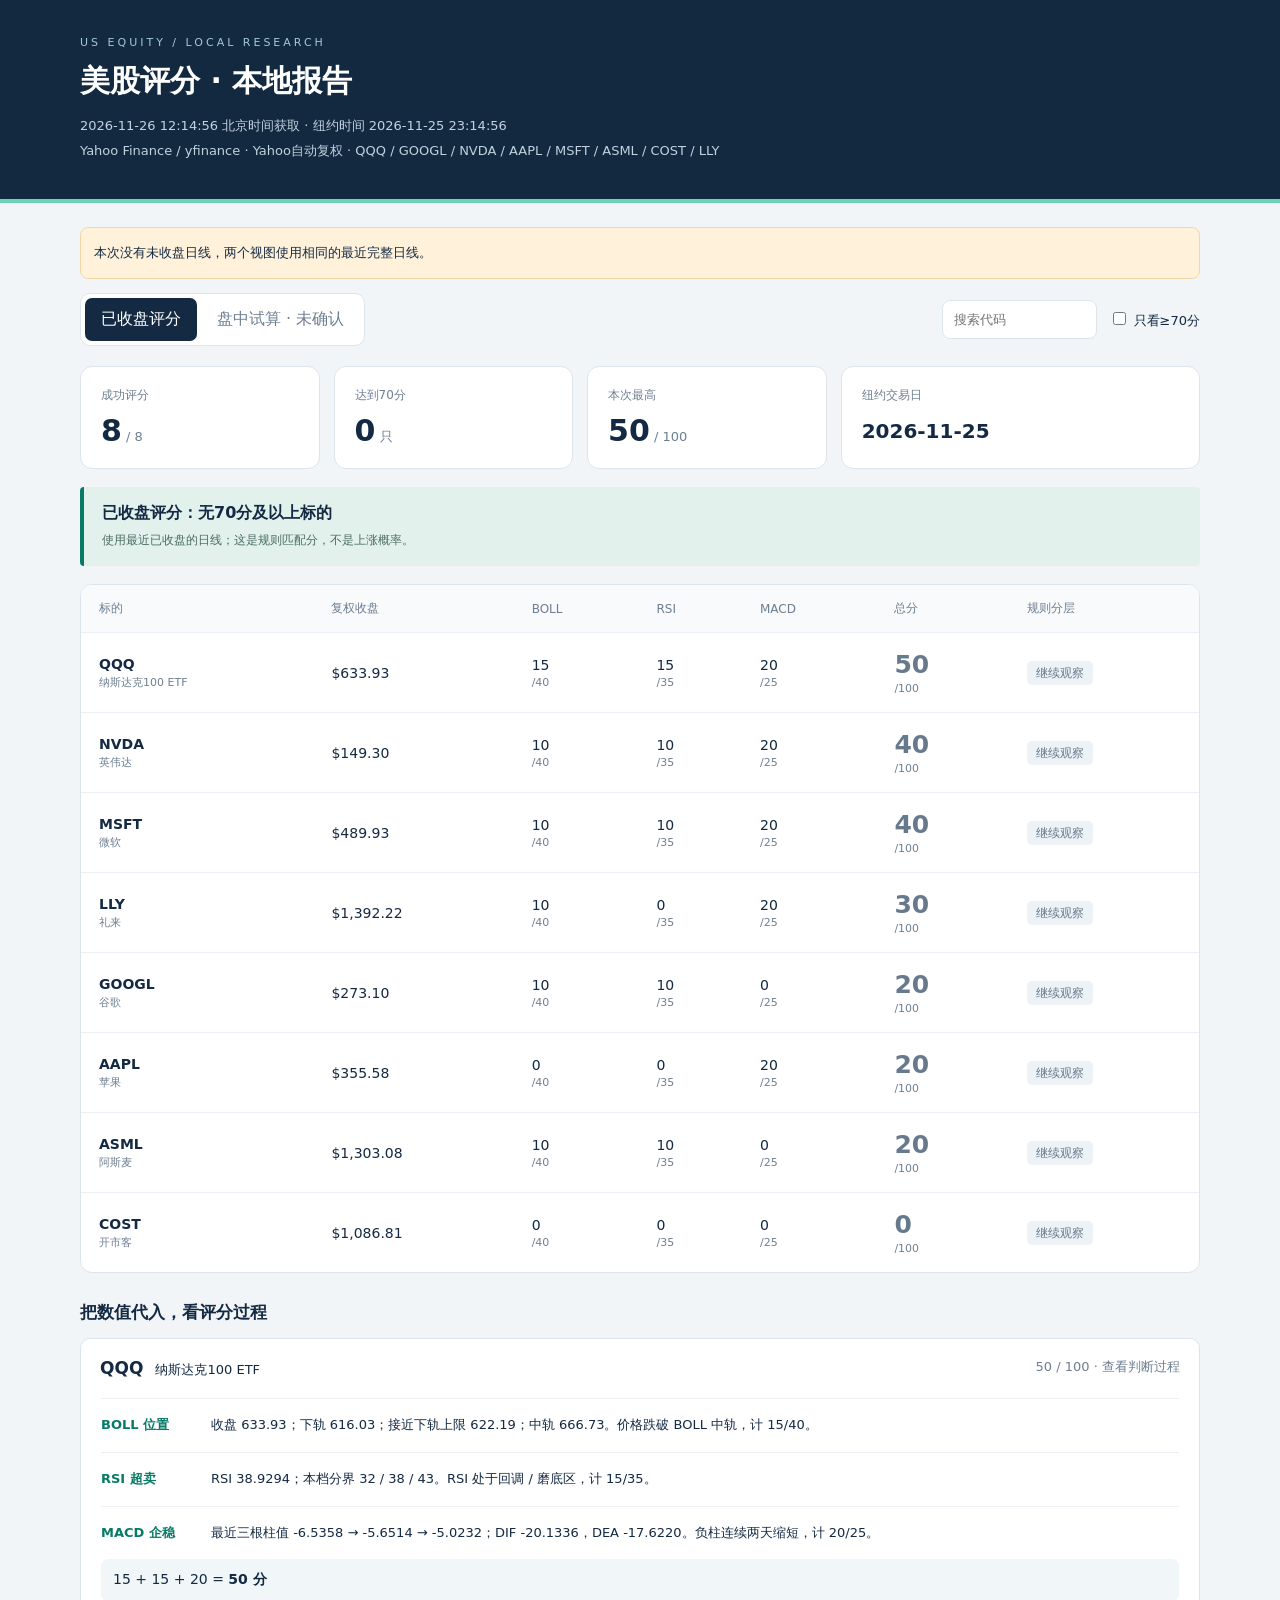
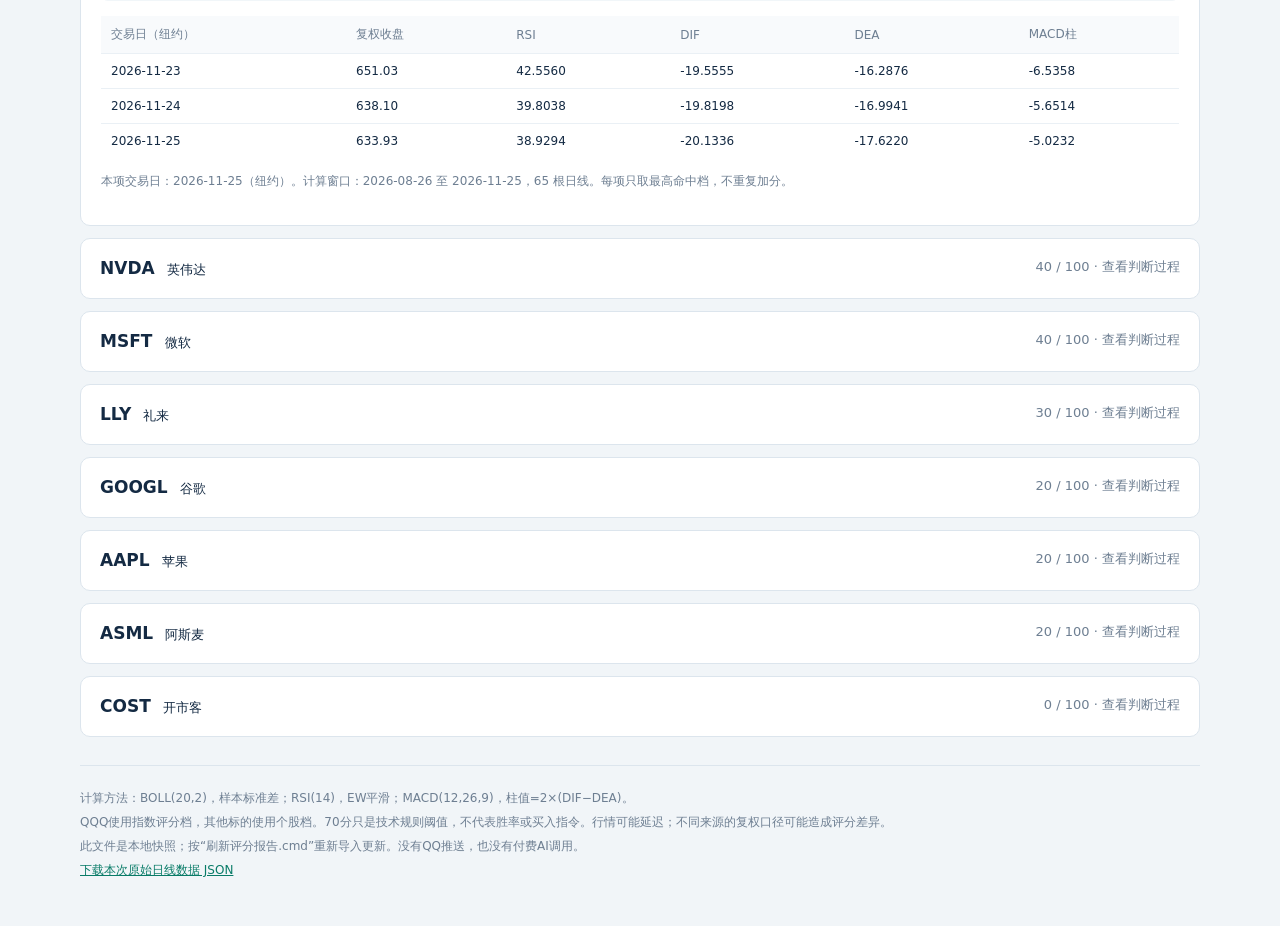
<file: reports/latest.html>
<!doctype html><html lang="zh-CN"><head><meta charset="utf-8"><meta name="viewport" content="width=device-width,initial-scale=1"><title>美股评分 · 本地报告</title><style>
:root{color-scheme:light;--ink:#142a43;--muted:#6e7f92;--line:#dce5ed;--green:#087b67}*{box-sizing:border-box}body{margin:0;background:#f1f5f8;color:var(--ink);font-family:system-ui,"Microsoft YaHei",sans-serif}header{background:#12293f;color:white;padding:36px max(24px,calc((100vw - 1120px)/2));border-bottom:4px solid #6ed2b5}.eyebrow{font-size:11px;letter-spacing:3px;color:#a4c9d5}h1{font-size:30px;margin:12px 0}header p{font-size:13px;line-height:1.9;color:#c2d2de;margin:0}main{max-width:1168px;margin:auto;padding:24px}.toolbar{display:flex;gap:12px;justify-content:space-between;align-items:center;margin-bottom:20px;flex-wrap:wrap}.tabs{display:flex;border:1px solid var(--line);background:white;border-radius:10px;padding:4px;gap:4px}button{border:0;background:transparent;padding:11px 16px;border-radius:7px;font:inherit;color:var(--muted);cursor:pointer}button[aria-selected=true]{background:var(--ink);color:white}.filters{display:flex;gap:12px;align-items:center;font-size:13px}input[type=search]{padding:11px;border:1px solid var(--line);border-radius:8px;width:155px;font:inherit}.stats{display:grid;grid-template-columns:repeat(3,1fr) 1.5fr;gap:14px;margin-bottom:18px}.stats>div{background:white;border:1px solid var(--line);border-radius:12px;padding:20px}.stats small{display:block;color:var(--muted);font-size:12px}.stats b{display:block;font-size:30px;margin-top:9px}.stats em{font-size:13px;color:var(--muted);font-style:normal;font-weight:normal}.stats .date{font-size:20px;margin-top:15px}.status{border-left:4px solid var(--green);background:#e2f1ec;padding:16px 18px;font-size:16px;font-weight:650;border-radius:4px;margin-bottom:18px}.status span{display:block;font-size:12px;font-weight:normal;color:#4c6c65;margin-top:6px;line-height:1.7}.status.live{background:#fff2d8;border-color:#c58728}.status.live span{color:#876a36}.scroll{overflow-x:auto}.table-card{border:1px solid var(--line);border-radius:12px;background:white}table{border-collapse:collapse;width:100%;min-width:700px;text-align:left;font-variant-numeric:tabular-nums}th{font-size:12px;font-weight:500;color:var(--muted);padding:15px 18px;background:#f8fafc}td{padding:17px 18px;border-top:1px solid #eaf0f5;font-size:14px}td small{display:block;font-size:11px;color:var(--muted);margin-top:3px}td a{font-weight:bold;color:var(--ink);text-decoration:none}td strong{font-size:25px}.good{color:var(--green)}.muted{color:#677a8c}.pill{font-size:12px;padding:5px 9px;background:#edf2f6;border-radius:5px;white-space:nowrap}.pill.good{background:#e2f1ec}h2{font-size:17px;margin:28px 0 14px}.detail{border:1px solid var(--line);border-radius:10px;background:white;margin:12px 0;scroll-margin-top:20px}.detail summary{padding:19px;display:flex;justify-content:space-between;gap:14px;cursor:pointer;font-size:13px}.detail summary b{font-size:17px;margin-right:8px}.detail summary>span:last-child{color:var(--muted)}.detail-body{padding:0 20px 20px}.reason{display:grid;grid-template-columns:110px 1fr;border-top:1px solid #edf1f5;padding:14px 0;font-size:13px;line-height:1.9}.reason span{color:var(--green);font-weight:650}.reason p{margin:0}.sum{padding:12px;background:#f1f6f9;border-radius:7px;font-size:14px;margin-bottom:15px}.history{min-width:690px}.history td,.history th{font-size:12px;padding:10px}.fine{font-size:12px;line-height:1.9;color:var(--muted)}.notice{background:#fff1da;border:1px solid #f3d7a7;border-radius:8px;padding:13px;margin-bottom:14px;font-size:13px;line-height:1.8}footer{border-top:1px solid var(--line);margin-top:28px;padding:20px 0;font-size:12px;line-height:2;color:var(--muted)}footer a{color:var(--green)}[hidden]{display:none!important}.empty{color:var(--muted);padding:20px;background:white;border-radius:10px}@media(max-width:700px){header{padding:25px 18px}h1{font-size:24px}main{padding:16px}.stats{grid-template-columns:1fr 1fr;gap:10px}.stats>div{padding:15px}.stats b{font-size:26px}.stats .date{font-size:16px}.toolbar{gap:15px}.filters{width:100%;justify-content:space-between}.tabs{width:100%}.tabs button{flex:1;padding:10px}.reason{grid-template-columns:1fr;gap:5px}.detail summary{flex-wrap:wrap}.detail-body{padding:0 15px 15px}}
</style></head><body><header><div class="eyebrow">US EQUITY / LOCAL RESEARCH</div><h1>美股评分 · 本地报告</h1><p>2026-11-26 12:14:56 北京时间获取 · 纽约时间 2026-11-25 23:14:56<br>Yahoo Finance / yfinance · Yahoo自动复权 · QQQ / GOOGL / NVDA / AAPL / MSFT / ASML / COST / LLY</p></header><main><div class="notice">本次没有未收盘日线，两个视图使用相同的最近完整日线。</div><div class="toolbar"><div class="tabs" role="tablist"><button role="tab" aria-selected="true" data-mode="closed">已收盘评分</button><button role="tab" aria-selected="false" data-mode="intraday">盘中试算 · 未确认</button></div><div class="filters"><input type="search" aria-label="搜索股票代码" placeholder="搜索代码"><label><input type="checkbox" id="qualified"> 只看≥70分</label></div></div><section class="panel" id="panel-closed" ><div class="stats"><div><small>成功评分</small><b>8<em> / 8</em></b></div><div><small>达到70分</small><b>0<em> 只</em></b></div><div><small>本次最高</small><b>50<em> / 100</em></b></div><div><small>纽约交易日</small><b class="date">2026-11-25</b></div></div><div class="status ">已收盘评分：无70分及以上标的<span>使用最近已收盘的日线；这是规则匹配分，不是上涨概率。</span></div><div class="scroll table-card"><table><thead><tr><th>标的</th><th>复权收盘</th><th>BOLL</th><th>RSI</th><th>MACD</th><th>总分</th><th>规则分层</th></tr></thead><tbody><tr class="filter-row" data-symbol="QQQ" data-score="50"><td><a href="#closed-QQQ">QQQ</a><small>纳斯达克100 ETF</small></td><td>$633.93</td><td>15<small>/40</small></td><td>15<small>/35</small></td><td>20<small>/25</small></td><td><strong class="muted">50</strong><small>/100</small></td><td><span class="pill muted">继续观察</span></td></tr><tr class="filter-row" data-symbol="NVDA" data-score="40"><td><a href="#closed-NVDA">NVDA</a><small>英伟达</small></td><td>$149.30</td><td>10<small>/40</small></td><td>10<small>/35</small></td><td>20<small>/25</small></td><td><strong class="muted">40</strong><small>/100</small></td><td><span class="pill muted">继续观察</span></td></tr><tr class="filter-row" data-symbol="MSFT" data-score="40"><td><a href="#closed-MSFT">MSFT</a><small>微软</small></td><td>$489.93</td><td>10<small>/40</small></td><td>10<small>/35</small></td><td>20<small>/25</small></td><td><strong class="muted">40</strong><small>/100</small></td><td><span class="pill muted">继续观察</span></td></tr><tr class="filter-row" data-symbol="LLY" data-score="30"><td><a href="#closed-LLY">LLY</a><small>礼来</small></td><td>$1,392.22</td><td>10<small>/40</small></td><td>0<small>/35</small></td><td>20<small>/25</small></td><td><strong class="muted">30</strong><small>/100</small></td><td><span class="pill muted">继续观察</span></td></tr><tr class="filter-row" data-symbol="GOOGL" data-score="20"><td><a href="#closed-GOOGL">GOOGL</a><small>谷歌</small></td><td>$273.10</td><td>10<small>/40</small></td><td>10<small>/35</small></td><td>0<small>/25</small></td><td><strong class="muted">20</strong><small>/100</small></td><td><span class="pill muted">继续观察</span></td></tr><tr class="filter-row" data-symbol="AAPL" data-score="20"><td><a href="#closed-AAPL">AAPL</a><small>苹果</small></td><td>$355.58</td><td>0<small>/40</small></td><td>0<small>/35</small></td><td>20<small>/25</small></td><td><strong class="muted">20</strong><small>/100</small></td><td><span class="pill muted">继续观察</span></td></tr><tr class="filter-row" data-symbol="ASML" data-score="20"><td><a href="#closed-ASML">ASML</a><small>阿斯麦</small></td><td>$1,303.08</td><td>10<small>/40</small></td><td>10<small>/35</small></td><td>0<small>/25</small></td><td><strong class="muted">20</strong><small>/100</small></td><td><span class="pill muted">继续观察</span></td></tr><tr class="filter-row" data-symbol="COST" data-score="0"><td><a href="#closed-COST">COST</a><small>开市客</small></td><td>$1,086.81</td><td>0<small>/40</small></td><td>0<small>/35</small></td><td>0<small>/25</small></td><td><strong class="muted">0</strong><small>/100</small></td><td><span class="pill muted">继续观察</span></td></tr></tbody></table></div><p class="empty" hidden>当前筛选下没有标的。</p><h2>把数值代入，看评分过程</h2><details id="closed-QQQ" class="detail filter-row" data-symbol="QQQ" data-score="50" open><summary><span><b>QQQ</b> 纳斯达克100 ETF</span><span>50 / 100 · 查看判断过程</span></summary><div class="detail-body"><div class="reason"><span>BOLL 位置</span><p>收盘 633.93；下轨 616.03；接近下轨上限 622.19；中轨 666.73。价格跌破 BOLL 中轨，计 15/40。</p></div><div class="reason"><span>RSI 超卖</span><p>RSI 38.9294；本档分界 32 / 38 / 43。RSI 处于回调 / 磨底区，计 15/35。</p></div><div class="reason"><span>MACD 企稳</span><p>最近三根柱值 -6.5358 → -5.6514 → -5.0232；DIF -20.1336，DEA -17.6220。负柱连续两天缩短，计 20/25。</p></div><div class="sum">15 + 15 + 20 = <b>50 分</b></div><div class="scroll"><table class="history"><thead><tr><th>交易日（纽约）</th><th>复权收盘</th><th>RSI</th><th>DIF</th><th>DEA</th><th>MACD柱</th></tr></thead><tbody><tr><td>2026-11-23</td><td>651.03</td><td>42.5560</td><td>-19.5555</td><td>-16.2876</td><td>-6.5358</td></tr><tr><td>2026-11-24</td><td>638.10</td><td>39.8038</td><td>-19.8198</td><td>-16.9941</td><td>-5.6514</td></tr><tr><td>2026-11-25</td><td>633.93</td><td>38.9294</td><td>-20.1336</td><td>-17.6220</td><td>-5.0232</td></tr></tbody></table></div><p class="fine">本项交易日：2026-11-25（纽约）。计算窗口：2026-08-26 至 2026-11-25，65 根日线。每项只取最高命中档，不重复加分。</p></div></details><details id="closed-NVDA" class="detail filter-row" data-symbol="NVDA" data-score="40" ><summary><span><b>NVDA</b> 英伟达</span><span>40 / 100 · 查看判断过程</span></summary><div class="detail-body"><div class="reason"><span>BOLL 位置</span><p>收盘 149.30；下轨 124.75；接近下轨上限 126.62；中轨 172.48。价格跌破 BOLL 中轨，计 10/40。</p></div><div class="reason"><span>RSI 超卖</span><p>RSI 38.5754；本档分界 30 / 35 / 40。RSI 处于回调 / 磨底区，计 10/35。</p></div><div class="reason"><span>MACD 企稳</span><p>最近三根柱值 -4.6268 → -2.4085 → -1.3756；DIF -16.8891，DEA -16.2013。负柱连续两天缩短，计 20/25。</p></div><div class="sum">10 + 10 + 20 = <b>40 分</b></div><div class="scroll"><table class="history"><thead><tr><th>交易日（纽约）</th><th>复权收盘</th><th>RSI</th><th>DIF</th><th>DEA</th><th>MACD柱</th></tr></thead><tbody><tr><td>2026-11-23</td><td>165.05</td><td>44.0652</td><td>-18.0417</td><td>-15.7283</td><td>-4.6268</td></tr><tr><td>2026-11-24</td><td>155.38</td><td>40.6185</td><td>-17.2336</td><td>-16.0294</td><td>-2.4085</td></tr><tr><td>2026-11-25</td><td>149.30</td><td>38.5754</td><td>-16.8891</td><td>-16.2013</td><td>-1.3756</td></tr></tbody></table></div><p class="fine">本项交易日：2026-11-25（纽约）。计算窗口：2026-08-26 至 2026-11-25，65 根日线。每项只取最高命中档，不重复加分。</p></div></details><details id="closed-MSFT" class="detail filter-row" data-symbol="MSFT" data-score="40" ><summary><span><b>MSFT</b> 微软</span><span>40 / 100 · 查看判断过程</span></summary><div class="detail-body"><div class="reason"><span>BOLL 位置</span><p>收盘 489.93；下轨 479.04；接近下轨上限 486.22；中轨 516.38。价格跌破 BOLL 中轨，计 10/40。</p></div><div class="reason"><span>RSI 超卖</span><p>RSI 39.3622；本档分界 30 / 35 / 40。RSI 处于回调 / 磨底区，计 10/35。</p></div><div class="reason"><span>MACD 企稳</span><p>最近三根柱值 -9.8427 → -8.6667 → -8.2040；DIF -8.5563，DEA -4.4543。负柱连续两天缩短，计 20/25。</p></div><div class="sum">10 + 10 + 20 = <b>40 分</b></div><div class="scroll"><table class="history"><thead><tr><th>交易日（纽约）</th><th>复权收盘</th><th>RSI</th><th>DIF</th><th>DEA</th><th>MACD柱</th></tr></thead><tbody><tr><td>2026-11-23</td><td>492.50</td><td>39.7451</td><td>-7.2668</td><td>-2.3454</td><td>-9.8427</td></tr><tr><td>2026-11-24</td><td>496.13</td><td>41.6445</td><td>-7.7621</td><td>-3.4288</td><td>-8.6667</td></tr><tr><td>2026-11-25</td><td>489.93</td><td>39.3622</td><td>-8.5563</td><td>-4.4543</td><td>-8.2040</td></tr></tbody></table></div><p class="fine">本项交易日：2026-11-25（纽约）。计算窗口：2026-08-26 至 2026-11-25，65 根日线。每项只取最高命中档，不重复加分。</p></div></details><details id="closed-LLY" class="detail filter-row" data-symbol="LLY" data-score="30" ><summary><span><b>LLY</b> 礼来</span><span>30 / 100 · 查看判断过程</span></summary><div class="detail-body"><div class="reason"><span>BOLL 位置</span><p>收盘 1392.22；下轨 1337.18；接近下轨上限 1357.24；中轨 1398.73。价格跌破 BOLL 中轨，计 10/40。</p></div><div class="reason"><span>RSI 超卖</span><p>RSI 56.1169；本档分界 30 / 35 / 40。RSI 未达到超卖评分区间，计 0/35。</p></div><div class="reason"><span>MACD 企稳</span><p>最近三根柱值 -27.8611 → -22.5248 → -20.7041；DIF 27.8114，DEA 38.1634。负柱连续两天缩短，计 20/25。</p></div><div class="sum">10 + 0 + 20 = <b>30 分</b></div><div class="scroll"><table class="history"><thead><tr><th>交易日（纽约）</th><th>复权收盘</th><th>RSI</th><th>DIF</th><th>DEA</th><th>MACD柱</th></tr></thead><tbody><tr><td>2026-11-23</td><td>1364.60</td><td>52.4832</td><td>29.6365</td><td>43.5670</td><td>-27.8611</td></tr><tr><td>2026-11-24</td><td>1407.59</td><td>59.1471</td><td>29.4890</td><td>40.7514</td><td>-22.5248</td></tr><tr><td>2026-11-25</td><td>1392.22</td><td>56.1169</td><td>27.8114</td><td>38.1634</td><td>-20.7041</td></tr></tbody></table></div><p class="fine">本项交易日：2026-11-25（纽约）。计算窗口：2026-08-26 至 2026-11-25，65 根日线。每项只取最高命中档，不重复加分。</p></div></details><details id="closed-GOOGL" class="detail filter-row" data-symbol="GOOGL" data-score="20" ><summary><span><b>GOOGL</b> 谷歌</span><span>20 / 100 · 查看判断过程</span></summary><div class="detail-body"><div class="reason"><span>BOLL 位置</span><p>收盘 273.10；下轨 267.27；接近下轨上限 271.28；中轨 283.05。价格跌破 BOLL 中轨，计 10/40。</p></div><div class="reason"><span>RSI 超卖</span><p>RSI 36.8047；本档分界 30 / 35 / 40。RSI 处于回调 / 磨底区，计 10/35。</p></div><div class="reason"><span>MACD 企稳</span><p>最近三根柱值 0.4579 → 1.2655 → 1.1785；DIF -12.0244，DEA -12.6137。MACD 暂无企稳加分信号，计 0/25。</p></div><div class="sum">10 + 10 + 0 = <b>20 分</b></div><div class="scroll"><table class="history"><thead><tr><th>交易日（纽约）</th><th>复权收盘</th><th>RSI</th><th>DIF</th><th>DEA</th><th>MACD柱</th></tr></thead><tbody><tr><td>2026-11-23</td><td>282.10</td><td>40.9202</td><td>-12.6902</td><td>-12.9192</td><td>0.4579</td></tr><tr><td>2026-11-24</td><td>279.05</td><td>39.4959</td><td>-12.1283</td><td>-12.7610</td><td>1.2655</td></tr><tr><td>2026-11-25</td><td>273.10</td><td>36.8047</td><td>-12.0244</td><td>-12.6137</td><td>1.1785</td></tr></tbody></table></div><p class="fine">本项交易日：2026-11-25（纽约）。计算窗口：2026-08-26 至 2026-11-25，65 根日线。每项只取最高命中档，不重复加分。</p></div></details><details id="closed-AAPL" class="detail filter-row" data-symbol="AAPL" data-score="20" ><summary><span><b>AAPL</b> 苹果</span><span>20 / 100 · 查看判断过程</span></summary><div class="detail-body"><div class="reason"><span>BOLL 位置</span><p>收盘 355.58；下轨 335.67；接近下轨上限 340.70；中轨 348.54。价格未进入低吸位置区间，计 0/40。</p></div><div class="reason"><span>RSI 超卖</span><p>RSI 58.2022；本档分界 30 / 35 / 40。RSI 未达到超卖评分区间，计 0/35。</p></div><div class="reason"><span>MACD 企稳</span><p>最近三根柱值 -1.4732 → -0.8275 → -0.2445；DIF 3.0193，DEA 3.1415。负柱连续两天缩短，计 20/25。</p></div><div class="sum">0 + 0 + 20 = <b>20 分</b></div><div class="scroll"><table class="history"><thead><tr><th>交易日（纽约）</th><th>复权收盘</th><th>RSI</th><th>DIF</th><th>DEA</th><th>MACD柱</th></tr></thead><tbody><tr><td>2026-11-23</td><td>349.08</td><td>52.8978</td><td>2.5389</td><td>3.2755</td><td>-1.4732</td></tr><tr><td>2026-11-24</td><td>354.07</td><td>57.0123</td><td>2.7583</td><td>3.1721</td><td>-0.8275</td></tr><tr><td>2026-11-25</td><td>355.58</td><td>58.2022</td><td>3.0193</td><td>3.1415</td><td>-0.2445</td></tr></tbody></table></div><p class="fine">本项交易日：2026-11-25（纽约）。计算窗口：2026-08-26 至 2026-11-25，65 根日线。每项只取最高命中档，不重复加分。</p></div></details><details id="closed-ASML" class="detail filter-row" data-symbol="ASML" data-score="20" ><summary><span><b>ASML</b> 阿斯麦</span><span>20 / 100 · 查看判断过程</span></summary><div class="detail-body"><div class="reason"><span>BOLL 位置</span><p>收盘 1303.08；下轨 1242.75；接近下轨上限 1261.39；中轨 1448.79。价格跌破 BOLL 中轨，计 10/40。</p></div><div class="reason"><span>RSI 超卖</span><p>RSI 36.1095；本档分界 30 / 35 / 40。RSI 处于回调 / 磨底区，计 10/35。</p></div><div class="reason"><span>MACD 企稳</span><p>最近三根柱值 -19.9576 → -17.1650 → -17.4408；DIF -81.2902，DEA -72.5698。MACD 暂无企稳加分信号，计 0/25。</p></div><div class="sum">10 + 10 + 0 = <b>20 分</b></div><div class="scroll"><table class="history"><thead><tr><th>交易日（纽约）</th><th>复权收盘</th><th>RSI</th><th>DIF</th><th>DEA</th><th>MACD柱</th></tr></thead><tbody><tr><td>2026-11-23</td><td>1383.78</td><td>40.7897</td><td>-78.2229</td><td>-68.2441</td><td>-19.9576</td></tr><tr><td>2026-11-24</td><td>1336.06</td><td>37.9684</td><td>-78.9722</td><td>-70.3897</td><td>-17.1650</td></tr><tr><td>2026-11-25</td><td>1303.08</td><td>36.1095</td><td>-81.2902</td><td>-72.5698</td><td>-17.4408</td></tr></tbody></table></div><p class="fine">本项交易日：2026-11-25（纽约）。计算窗口：2026-08-26 至 2026-11-25，65 根日线。每项只取最高命中档，不重复加分。</p></div></details><details id="closed-COST" class="detail filter-row" data-symbol="COST" data-score="0" ><summary><span><b>COST</b> 开市客</span><span>0 / 100 · 查看判断过程</span></summary><div class="detail-body"><div class="reason"><span>BOLL 位置</span><p>收盘 1086.81；下轨 973.22；接近下轨上限 987.82；中轨 1045.86。价格未进入低吸位置区间，计 0/40。</p></div><div class="reason"><span>RSI 超卖</span><p>RSI 69.1889；本档分界 30 / 35 / 40。RSI 未达到超卖评分区间，计 0/35。</p></div><div class="reason"><span>MACD 企稳</span><p>最近三根柱值 -1.1341 → -0.1595 → -0.7611；DIF 32.1752，DEA 32.5557。MACD 暂无企稳加分信号，计 0/25。</p></div><div class="sum">0 + 0 + 0 = <b>0 分</b></div><div class="scroll"><table class="history"><thead><tr><th>交易日（纽约）</th><th>复权收盘</th><th>RSI</th><th>DIF</th><th>DEA</th><th>MACD柱</th></tr></thead><tbody><tr><td>2026-11-23</td><td>1067.91</td><td>66.3959</td><td>32.1038</td><td>32.6708</td><td>-1.1341</td></tr><tr><td>2026-11-24</td><td>1091.71</td><td>71.5349</td><td>32.5711</td><td>32.6508</td><td>-0.1595</td></tr><tr><td>2026-11-25</td><td>1086.81</td><td>69.1889</td><td>32.1752</td><td>32.5557</td><td>-0.7611</td></tr></tbody></table></div><p class="fine">本项交易日：2026-11-25（纽约）。计算窗口：2026-08-26 至 2026-11-25，65 根日线。每项只取最高命中档，不重复加分。</p></div></details></section><section class="panel" id="panel-intraday" hidden><div class="stats"><div><small>成功评分</small><b>8<em> / 8</em></b></div><div><small>达到70分</small><b>0<em> 只</em></b></div><div><small>本次最高</small><b>50<em> / 100</em></b></div><div><small>纽约交易日</small><b class="date">2026-11-25</b></div></div><div class="status ">已收盘评分：无70分及以上标的<span>使用最近已收盘的日线；这是规则匹配分，不是上涨概率。</span></div><div class="scroll table-card"><table><thead><tr><th>标的</th><th>复权收盘</th><th>BOLL</th><th>RSI</th><th>MACD</th><th>总分</th><th>规则分层</th></tr></thead><tbody><tr class="filter-row" data-symbol="QQQ" data-score="50"><td><a href="#intraday-QQQ">QQQ</a><small>纳斯达克100 ETF</small></td><td>$633.93</td><td>15<small>/40</small></td><td>15<small>/35</small></td><td>20<small>/25</small></td><td><strong class="muted">50</strong><small>/100</small></td><td><span class="pill muted">继续观察</span></td></tr><tr class="filter-row" data-symbol="NVDA" data-score="40"><td><a href="#intraday-NVDA">NVDA</a><small>英伟达</small></td><td>$149.30</td><td>10<small>/40</small></td><td>10<small>/35</small></td><td>20<small>/25</small></td><td><strong class="muted">40</strong><small>/100</small></td><td><span class="pill muted">继续观察</span></td></tr><tr class="filter-row" data-symbol="MSFT" data-score="40"><td><a href="#intraday-MSFT">MSFT</a><small>微软</small></td><td>$489.93</td><td>10<small>/40</small></td><td>10<small>/35</small></td><td>20<small>/25</small></td><td><strong class="muted">40</strong><small>/100</small></td><td><span class="pill muted">继续观察</span></td></tr><tr class="filter-row" data-symbol="LLY" data-score="30"><td><a href="#intraday-LLY">LLY</a><small>礼来</small></td><td>$1,392.22</td><td>10<small>/40</small></td><td>0<small>/35</small></td><td>20<small>/25</small></td><td><strong class="muted">30</strong><small>/100</small></td><td><span class="pill muted">继续观察</span></td></tr><tr class="filter-row" data-symbol="GOOGL" data-score="20"><td><a href="#intraday-GOOGL">GOOGL</a><small>谷歌</small></td><td>$273.10</td><td>10<small>/40</small></td><td>10<small>/35</small></td><td>0<small>/25</small></td><td><strong class="muted">20</strong><small>/100</small></td><td><span class="pill muted">继续观察</span></td></tr><tr class="filter-row" data-symbol="AAPL" data-score="20"><td><a href="#intraday-AAPL">AAPL</a><small>苹果</small></td><td>$355.58</td><td>0<small>/40</small></td><td>0<small>/35</small></td><td>20<small>/25</small></td><td><strong class="muted">20</strong><small>/100</small></td><td><span class="pill muted">继续观察</span></td></tr><tr class="filter-row" data-symbol="ASML" data-score="20"><td><a href="#intraday-ASML">ASML</a><small>阿斯麦</small></td><td>$1,303.08</td><td>10<small>/40</small></td><td>10<small>/35</small></td><td>0<small>/25</small></td><td><strong class="muted">20</strong><small>/100</small></td><td><span class="pill muted">继续观察</span></td></tr><tr class="filter-row" data-symbol="COST" data-score="0"><td><a href="#intraday-COST">COST</a><small>开市客</small></td><td>$1,086.81</td><td>0<small>/40</small></td><td>0<small>/35</small></td><td>0<small>/25</small></td><td><strong class="muted">0</strong><small>/100</small></td><td><span class="pill muted">继续观察</span></td></tr></tbody></table></div><p class="empty" hidden>当前筛选下没有标的。</p><h2>把数值代入，看评分过程</h2><details id="intraday-QQQ" class="detail filter-row" data-symbol="QQQ" data-score="50" open><summary><span><b>QQQ</b> 纳斯达克100 ETF</span><span>50 / 100 · 查看判断过程</span></summary><div class="detail-body"><div class="reason"><span>BOLL 位置</span><p>收盘 633.93；下轨 616.03；接近下轨上限 622.19；中轨 666.73。价格跌破 BOLL 中轨，计 15/40。</p></div><div class="reason"><span>RSI 超卖</span><p>RSI 38.9294；本档分界 32 / 38 / 43。RSI 处于回调 / 磨底区，计 15/35。</p></div><div class="reason"><span>MACD 企稳</span><p>最近三根柱值 -6.5358 → -5.6514 → -5.0232；DIF -20.1336，DEA -17.6220。负柱连续两天缩短，计 20/25。</p></div><div class="sum">15 + 15 + 20 = <b>50 分</b></div><div class="scroll"><table class="history"><thead><tr><th>交易日（纽约）</th><th>复权收盘</th><th>RSI</th><th>DIF</th><th>DEA</th><th>MACD柱</th></tr></thead><tbody><tr><td>2026-11-23</td><td>651.03</td><td>42.5560</td><td>-19.5555</td><td>-16.2876</td><td>-6.5358</td></tr><tr><td>2026-11-24</td><td>638.10</td><td>39.8038</td><td>-19.8198</td><td>-16.9941</td><td>-5.6514</td></tr><tr><td>2026-11-25</td><td>633.93</td><td>38.9294</td><td>-20.1336</td><td>-17.6220</td><td>-5.0232</td></tr></tbody></table></div><p class="fine">本项交易日：2026-11-25（纽约）。计算窗口：2026-08-26 至 2026-11-25，65 根日线。每项只取最高命中档，不重复加分。</p></div></details><details id="intraday-NVDA" class="detail filter-row" data-symbol="NVDA" data-score="40" ><summary><span><b>NVDA</b> 英伟达</span><span>40 / 100 · 查看判断过程</span></summary><div class="detail-body"><div class="reason"><span>BOLL 位置</span><p>收盘 149.30；下轨 124.75；接近下轨上限 126.62；中轨 172.48。价格跌破 BOLL 中轨，计 10/40。</p></div><div class="reason"><span>RSI 超卖</span><p>RSI 38.5754；本档分界 30 / 35 / 40。RSI 处于回调 / 磨底区，计 10/35。</p></div><div class="reason"><span>MACD 企稳</span><p>最近三根柱值 -4.6268 → -2.4085 → -1.3756；DIF -16.8891，DEA -16.2013。负柱连续两天缩短，计 20/25。</p></div><div class="sum">10 + 10 + 20 = <b>40 分</b></div><div class="scroll"><table class="history"><thead><tr><th>交易日（纽约）</th><th>复权收盘</th><th>RSI</th><th>DIF</th><th>DEA</th><th>MACD柱</th></tr></thead><tbody><tr><td>2026-11-23</td><td>165.05</td><td>44.0652</td><td>-18.0417</td><td>-15.7283</td><td>-4.6268</td></tr><tr><td>2026-11-24</td><td>155.38</td><td>40.6185</td><td>-17.2336</td><td>-16.0294</td><td>-2.4085</td></tr><tr><td>2026-11-25</td><td>149.30</td><td>38.5754</td><td>-16.8891</td><td>-16.2013</td><td>-1.3756</td></tr></tbody></table></div><p class="fine">本项交易日：2026-11-25（纽约）。计算窗口：2026-08-26 至 2026-11-25，65 根日线。每项只取最高命中档，不重复加分。</p></div></details><details id="intraday-MSFT" class="detail filter-row" data-symbol="MSFT" data-score="40" ><summary><span><b>MSFT</b> 微软</span><span>40 / 100 · 查看判断过程</span></summary><div class="detail-body"><div class="reason"><span>BOLL 位置</span><p>收盘 489.93；下轨 479.04；接近下轨上限 486.22；中轨 516.38。价格跌破 BOLL 中轨，计 10/40。</p></div><div class="reason"><span>RSI 超卖</span><p>RSI 39.3622；本档分界 30 / 35 / 40。RSI 处于回调 / 磨底区，计 10/35。</p></div><div class="reason"><span>MACD 企稳</span><p>最近三根柱值 -9.8427 → -8.6667 → -8.2040；DIF -8.5563，DEA -4.4543。负柱连续两天缩短，计 20/25。</p></div><div class="sum">10 + 10 + 20 = <b>40 分</b></div><div class="scroll"><table class="history"><thead><tr><th>交易日（纽约）</th><th>复权收盘</th><th>RSI</th><th>DIF</th><th>DEA</th><th>MACD柱</th></tr></thead><tbody><tr><td>2026-11-23</td><td>492.50</td><td>39.7451</td><td>-7.2668</td><td>-2.3454</td><td>-9.8427</td></tr><tr><td>2026-11-24</td><td>496.13</td><td>41.6445</td><td>-7.7621</td><td>-3.4288</td><td>-8.6667</td></tr><tr><td>2026-11-25</td><td>489.93</td><td>39.3622</td><td>-8.5563</td><td>-4.4543</td><td>-8.2040</td></tr></tbody></table></div><p class="fine">本项交易日：2026-11-25（纽约）。计算窗口：2026-08-26 至 2026-11-25，65 根日线。每项只取最高命中档，不重复加分。</p></div></details><details id="intraday-LLY" class="detail filter-row" data-symbol="LLY" data-score="30" ><summary><span><b>LLY</b> 礼来</span><span>30 / 100 · 查看判断过程</span></summary><div class="detail-body"><div class="reason"><span>BOLL 位置</span><p>收盘 1392.22；下轨 1337.18；接近下轨上限 1357.24；中轨 1398.73。价格跌破 BOLL 中轨，计 10/40。</p></div><div class="reason"><span>RSI 超卖</span><p>RSI 56.1169；本档分界 30 / 35 / 40。RSI 未达到超卖评分区间，计 0/35。</p></div><div class="reason"><span>MACD 企稳</span><p>最近三根柱值 -27.8611 → -22.5248 → -20.7041；DIF 27.8114，DEA 38.1634。负柱连续两天缩短，计 20/25。</p></div><div class="sum">10 + 0 + 20 = <b>30 分</b></div><div class="scroll"><table class="history"><thead><tr><th>交易日（纽约）</th><th>复权收盘</th><th>RSI</th><th>DIF</th><th>DEA</th><th>MACD柱</th></tr></thead><tbody><tr><td>2026-11-23</td><td>1364.60</td><td>52.4832</td><td>29.6365</td><td>43.5670</td><td>-27.8611</td></tr><tr><td>2026-11-24</td><td>1407.59</td><td>59.1471</td><td>29.4890</td><td>40.7514</td><td>-22.5248</td></tr><tr><td>2026-11-25</td><td>1392.22</td><td>56.1169</td><td>27.8114</td><td>38.1634</td><td>-20.7041</td></tr></tbody></table></div><p class="fine">本项交易日：2026-11-25（纽约）。计算窗口：2026-08-26 至 2026-11-25，65 根日线。每项只取最高命中档，不重复加分。</p></div></details><details id="intraday-GOOGL" class="detail filter-row" data-symbol="GOOGL" data-score="20" ><summary><span><b>GOOGL</b> 谷歌</span><span>20 / 100 · 查看判断过程</span></summary><div class="detail-body"><div class="reason"><span>BOLL 位置</span><p>收盘 273.10；下轨 267.27；接近下轨上限 271.28；中轨 283.05。价格跌破 BOLL 中轨，计 10/40。</p></div><div class="reason"><span>RSI 超卖</span><p>RSI 36.8047；本档分界 30 / 35 / 40。RSI 处于回调 / 磨底区，计 10/35。</p></div><div class="reason"><span>MACD 企稳</span><p>最近三根柱值 0.4579 → 1.2655 → 1.1785；DIF -12.0244，DEA -12.6137。MACD 暂无企稳加分信号，计 0/25。</p></div><div class="sum">10 + 10 + 0 = <b>20 分</b></div><div class="scroll"><table class="history"><thead><tr><th>交易日（纽约）</th><th>复权收盘</th><th>RSI</th><th>DIF</th><th>DEA</th><th>MACD柱</th></tr></thead><tbody><tr><td>2026-11-23</td><td>282.10</td><td>40.9202</td><td>-12.6902</td><td>-12.9192</td><td>0.4579</td></tr><tr><td>2026-11-24</td><td>279.05</td><td>39.4959</td><td>-12.1283</td><td>-12.7610</td><td>1.2655</td></tr><tr><td>2026-11-25</td><td>273.10</td><td>36.8047</td><td>-12.0244</td><td>-12.6137</td><td>1.1785</td></tr></tbody></table></div><p class="fine">本项交易日：2026-11-25（纽约）。计算窗口：2026-08-26 至 2026-11-25，65 根日线。每项只取最高命中档，不重复加分。</p></div></details><details id="intraday-AAPL" class="detail filter-row" data-symbol="AAPL" data-score="20" ><summary><span><b>AAPL</b> 苹果</span><span>20 / 100 · 查看判断过程</span></summary><div class="detail-body"><div class="reason"><span>BOLL 位置</span><p>收盘 355.58；下轨 335.67；接近下轨上限 340.70；中轨 348.54。价格未进入低吸位置区间，计 0/40。</p></div><div class="reason"><span>RSI 超卖</span><p>RSI 58.2022；本档分界 30 / 35 / 40。RSI 未达到超卖评分区间，计 0/35。</p></div><div class="reason"><span>MACD 企稳</span><p>最近三根柱值 -1.4732 → -0.8275 → -0.2445；DIF 3.0193，DEA 3.1415。负柱连续两天缩短，计 20/25。</p></div><div class="sum">0 + 0 + 20 = <b>20 分</b></div><div class="scroll"><table class="history"><thead><tr><th>交易日（纽约）</th><th>复权收盘</th><th>RSI</th><th>DIF</th><th>DEA</th><th>MACD柱</th></tr></thead><tbody><tr><td>2026-11-23</td><td>349.08</td><td>52.8978</td><td>2.5389</td><td>3.2755</td><td>-1.4732</td></tr><tr><td>2026-11-24</td><td>354.07</td><td>57.0123</td><td>2.7583</td><td>3.1721</td><td>-0.8275</td></tr><tr><td>2026-11-25</td><td>355.58</td><td>58.2022</td><td>3.0193</td><td>3.1415</td><td>-0.2445</td></tr></tbody></table></div><p class="fine">本项交易日：2026-11-25（纽约）。计算窗口：2026-08-26 至 2026-11-25，65 根日线。每项只取最高命中档，不重复加分。</p></div></details><details id="intraday-ASML" class="detail filter-row" data-symbol="ASML" data-score="20" ><summary><span><b>ASML</b> 阿斯麦</span><span>20 / 100 · 查看判断过程</span></summary><div class="detail-body"><div class="reason"><span>BOLL 位置</span><p>收盘 1303.08；下轨 1242.75；接近下轨上限 1261.39；中轨 1448.79。价格跌破 BOLL 中轨，计 10/40。</p></div><div class="reason"><span>RSI 超卖</span><p>RSI 36.1095；本档分界 30 / 35 / 40。RSI 处于回调 / 磨底区，计 10/35。</p></div><div class="reason"><span>MACD 企稳</span><p>最近三根柱值 -19.9576 → -17.1650 → -17.4408；DIF -81.2902，DEA -72.5698。MACD 暂无企稳加分信号，计 0/25。</p></div><div class="sum">10 + 10 + 0 = <b>20 分</b></div><div class="scroll"><table class="history"><thead><tr><th>交易日（纽约）</th><th>复权收盘</th><th>RSI</th><th>DIF</th><th>DEA</th><th>MACD柱</th></tr></thead><tbody><tr><td>2026-11-23</td><td>1383.78</td><td>40.7897</td><td>-78.2229</td><td>-68.2441</td><td>-19.9576</td></tr><tr><td>2026-11-24</td><td>1336.06</td><td>37.9684</td><td>-78.9722</td><td>-70.3897</td><td>-17.1650</td></tr><tr><td>2026-11-25</td><td>1303.08</td><td>36.1095</td><td>-81.2902</td><td>-72.5698</td><td>-17.4408</td></tr></tbody></table></div><p class="fine">本项交易日：2026-11-25（纽约）。计算窗口：2026-08-26 至 2026-11-25，65 根日线。每项只取最高命中档，不重复加分。</p></div></details><details id="intraday-COST" class="detail filter-row" data-symbol="COST" data-score="0" ><summary><span><b>COST</b> 开市客</span><span>0 / 100 · 查看判断过程</span></summary><div class="detail-body"><div class="reason"><span>BOLL 位置</span><p>收盘 1086.81；下轨 973.22；接近下轨上限 987.82；中轨 1045.86。价格未进入低吸位置区间，计 0/40。</p></div><div class="reason"><span>RSI 超卖</span><p>RSI 69.1889；本档分界 30 / 35 / 40。RSI 未达到超卖评分区间，计 0/35。</p></div><div class="reason"><span>MACD 企稳</span><p>最近三根柱值 -1.1341 → -0.1595 → -0.7611；DIF 32.1752，DEA 32.5557。MACD 暂无企稳加分信号，计 0/25。</p></div><div class="sum">0 + 0 + 0 = <b>0 分</b></div><div class="scroll"><table class="history"><thead><tr><th>交易日（纽约）</th><th>复权收盘</th><th>RSI</th><th>DIF</th><th>DEA</th><th>MACD柱</th></tr></thead><tbody><tr><td>2026-11-23</td><td>1067.91</td><td>66.3959</td><td>32.1038</td><td>32.6708</td><td>-1.1341</td></tr><tr><td>2026-11-24</td><td>1091.71</td><td>71.5349</td><td>32.5711</td><td>32.6508</td><td>-0.1595</td></tr><tr><td>2026-11-25</td><td>1086.81</td><td>69.1889</td><td>32.1752</td><td>32.5557</td><td>-0.7611</td></tr></tbody></table></div><p class="fine">本项交易日：2026-11-25（纽约）。计算窗口：2026-08-26 至 2026-11-25，65 根日线。每项只取最高命中档，不重复加分。</p></div></details></section><footer>计算方法：BOLL(20,2)，样本标准差；RSI(14)，EW平滑；MACD(12,26,9)，柱值=2×(DIF−DEA)。<br>QQQ使用指数评分档，其他标的使用个股档。70分只是技术规则阈值，不代表胜率或买入指令。行情可能延迟；不同来源的复权口径可能造成评分差异。<br>此文件是本地快照；按“刷新评分报告.cmd”重新导入更新。没有QQ推送，也没有付费AI调用。<br><a href="latest-data.json" download>下载本次原始日线数据 JSON</a></footer></main><script>
const panels=[...document.querySelectorAll('.panel')];const search=document.querySelector('input[type=search]');const qualified=document.querySelector('#qualified');function filter(){const q=search.value.trim().toUpperCase();for(const panel of panels){const rows=[...panel.querySelectorAll('.filter-row')];for(const row of rows)row.hidden=!row.dataset.symbol.includes(q)||(qualified.checked&&Number(row.dataset.score)<70);panel.querySelector('.empty').hidden=rows.some(r=>!r.hidden)}}for(const button of document.querySelectorAll('[data-mode]'))button.addEventListener('click',()=>{for(const b of document.querySelectorAll('[data-mode]'))b.setAttribute('aria-selected',String(b===button));for(const panel of panels)panel.hidden=panel.id!=='panel-'+button.dataset.mode;filter()});search.addEventListener('input',filter);qualified.addEventListener('change',filter);for(const link of document.querySelectorAll('a[href^="#"]'))link.addEventListener('click',()=>{const detail=document.getElementById(link.hash.slice(1));if(detail)detail.open=true});
</script></body></html>
</file>
